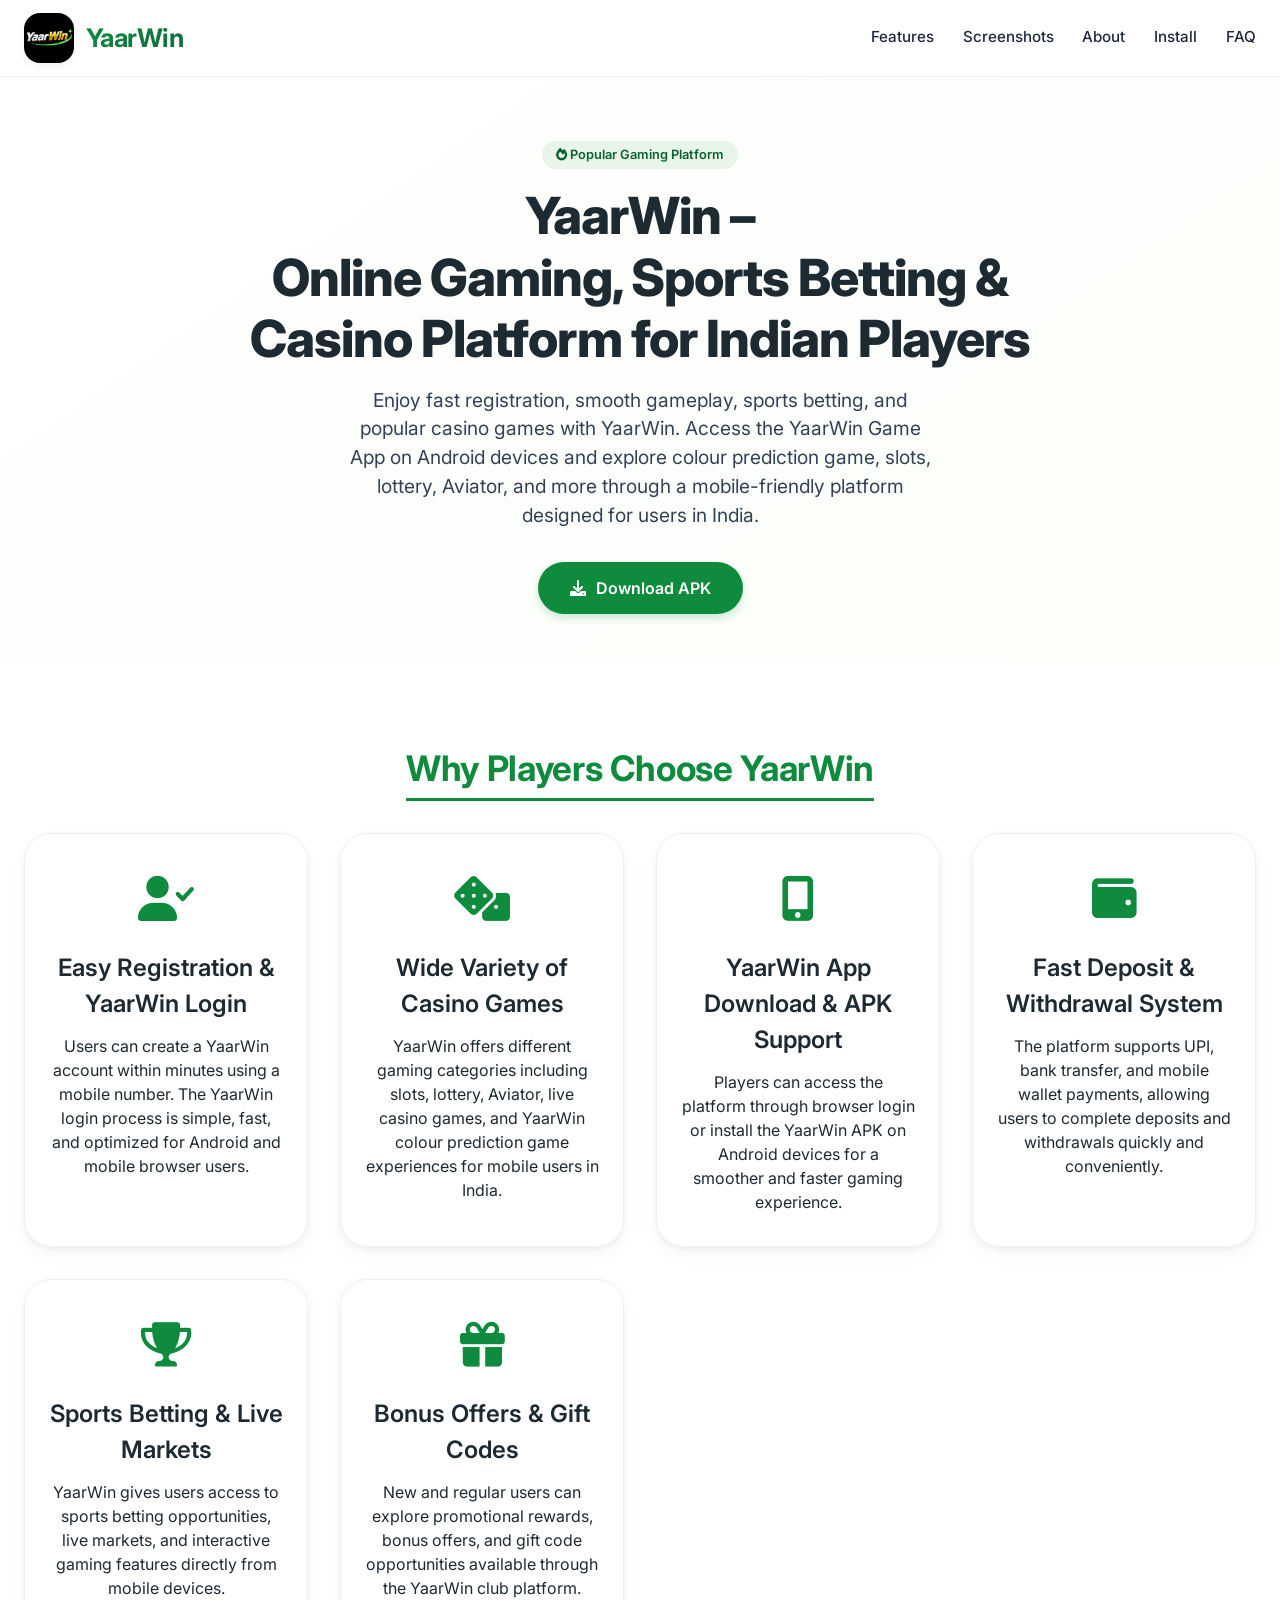
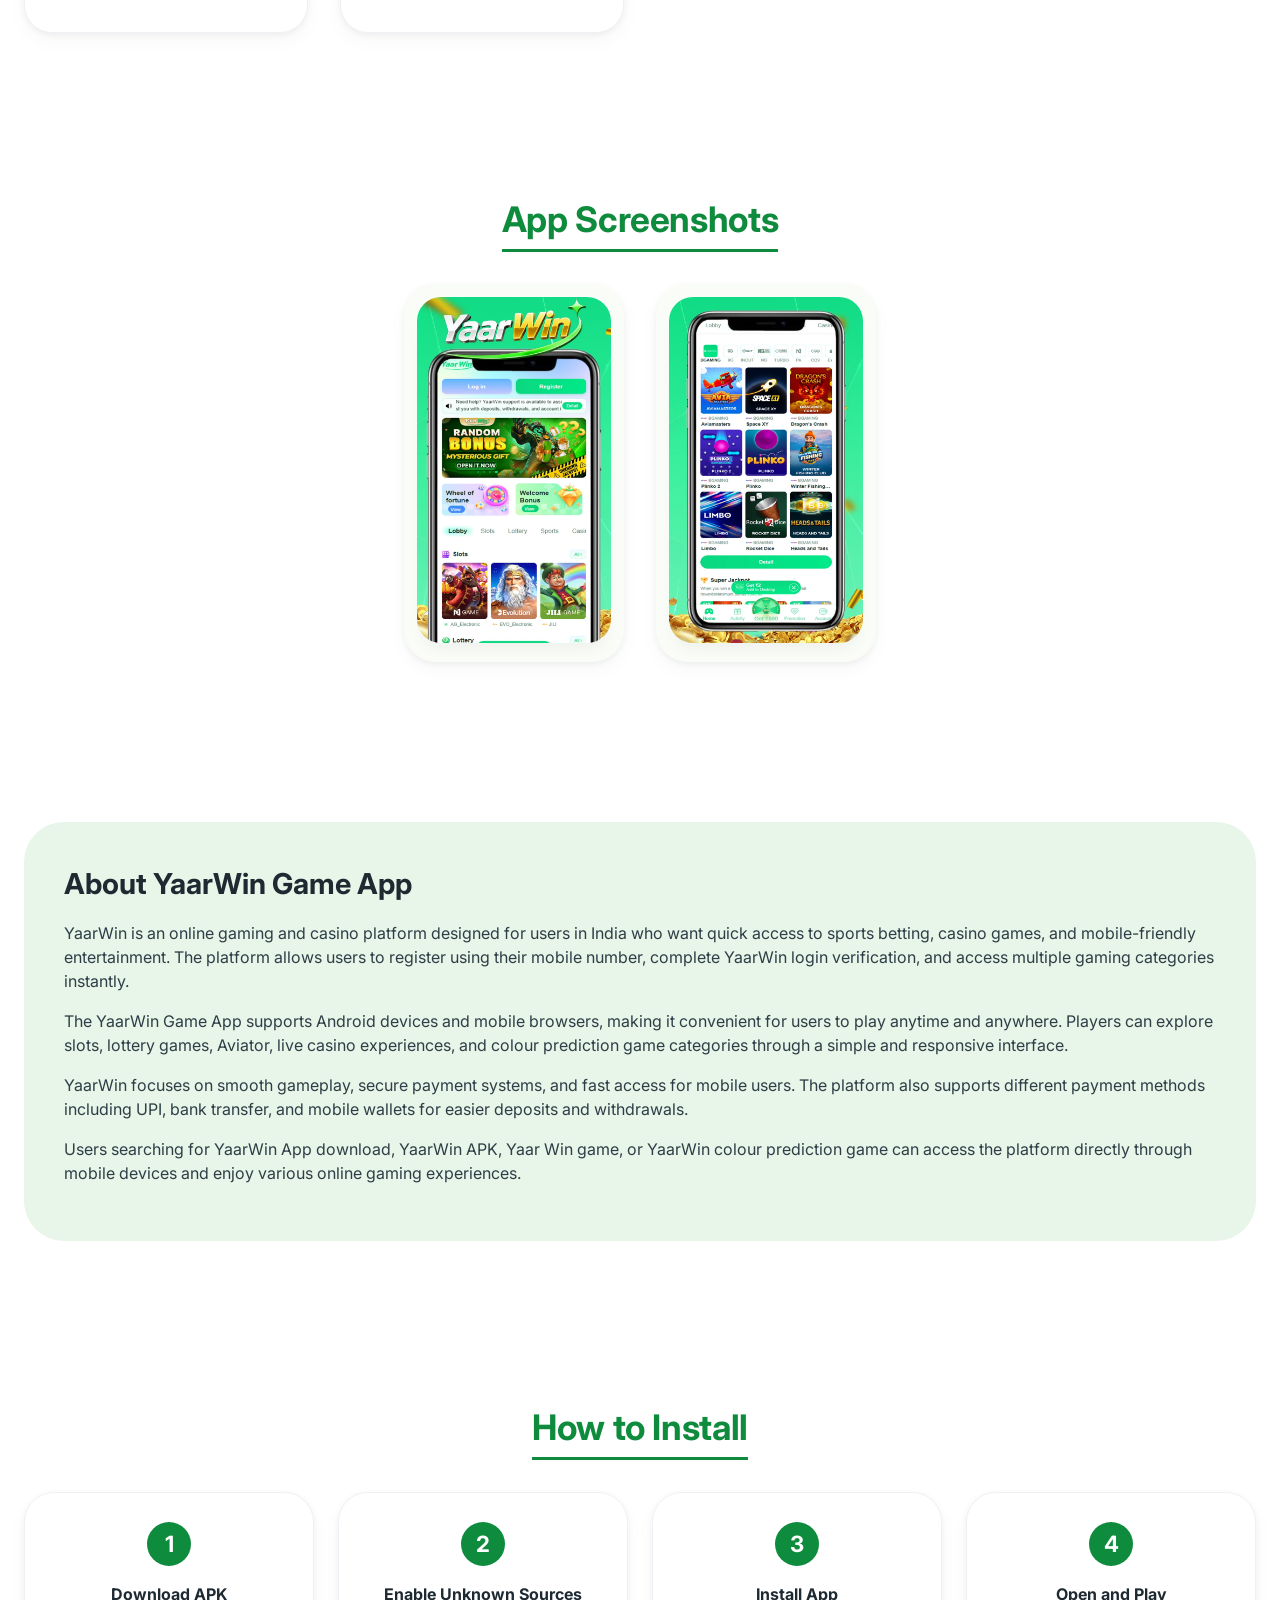
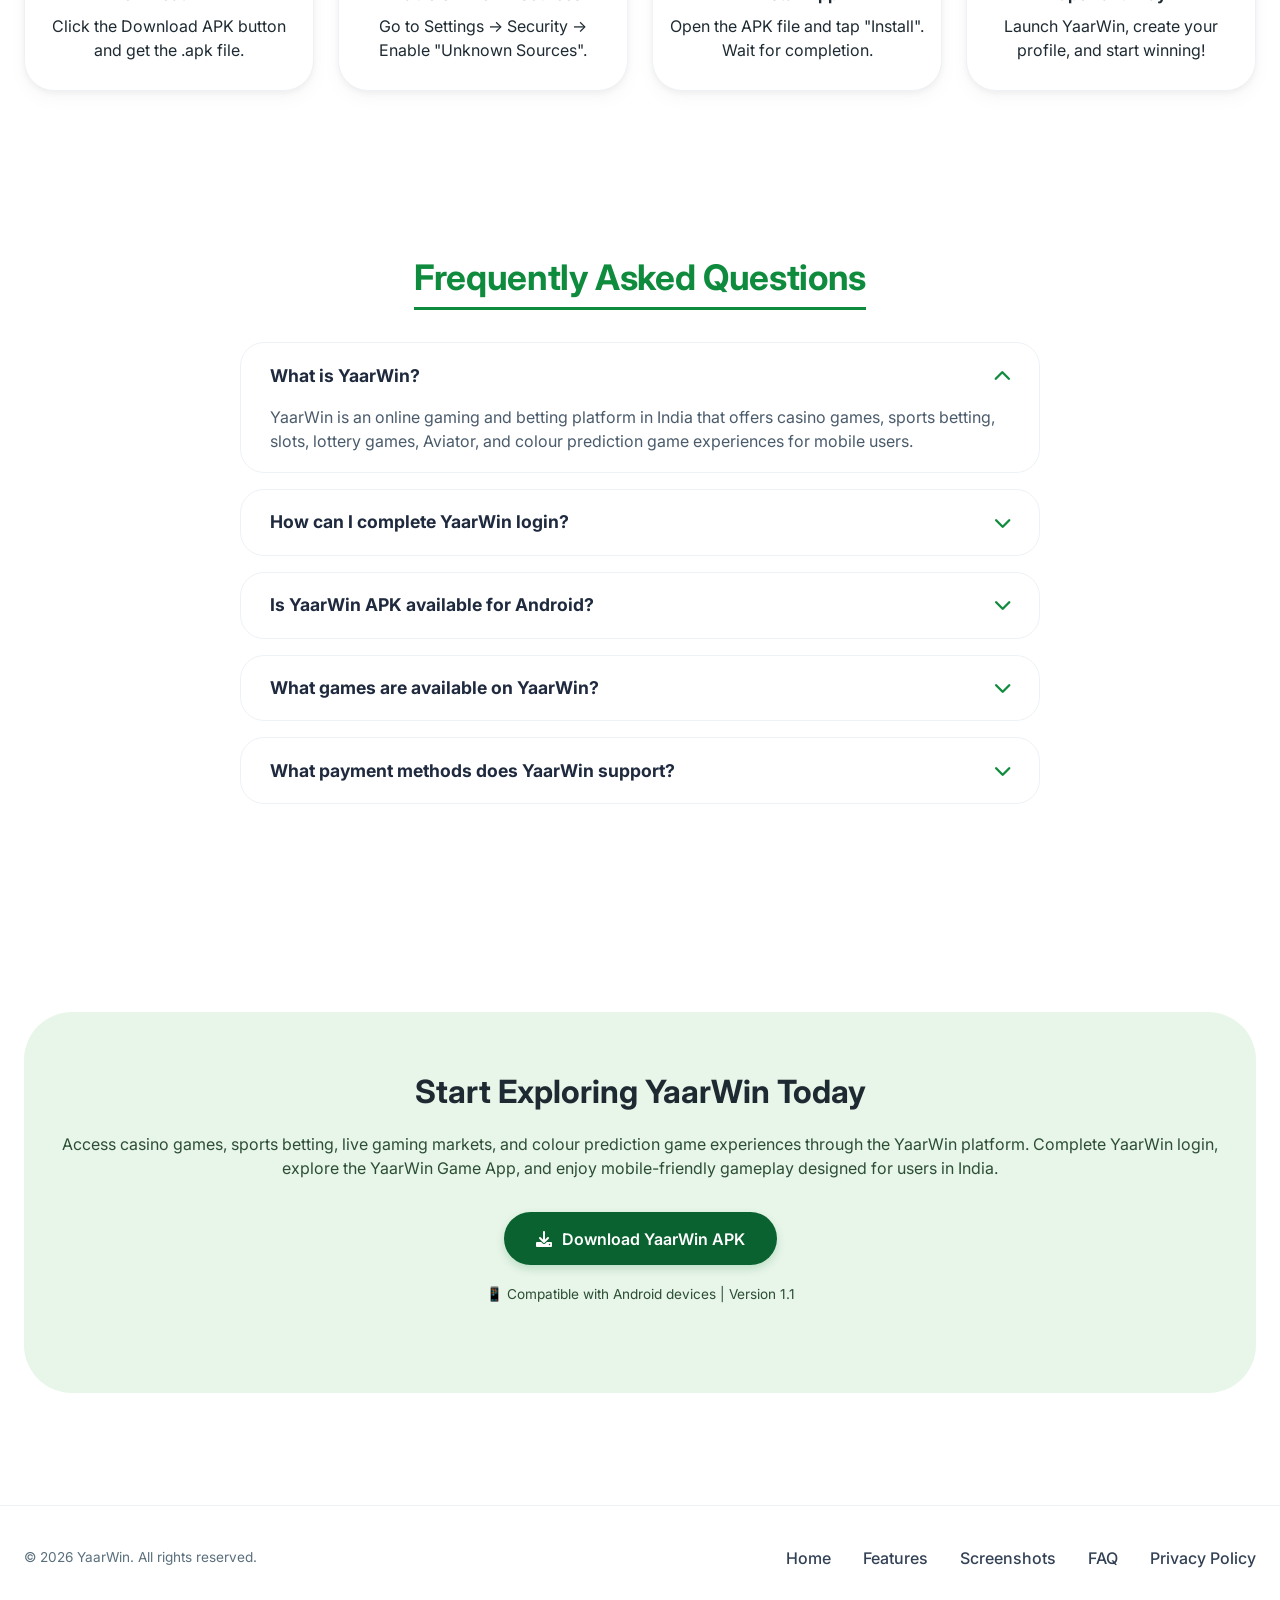
<file: index.html>
<!DOCTYPE html>
<html lang="en">

<head>
    <meta charset="UTF-8">
    <meta name="viewport" content="width=device-width, initial-scale=1.0, viewport-fit=cover">
    <title>YaarWin – Yaar Win App Download, Casino Games & Sports Betting in India</title>
    <meta name="description"
        content="YaarWin is an online gaming and casino platform for Indian users featuring sports betting, slots, lottery, Aviator, and colour prediction game experiences. Access Yaar Win App download, YaarWin APK, fast login, secure payments, and mobile-friendly gameplay.">
    <meta name="author" content="YaarWin">
    <meta property="og:title" content="YaarWin - Connect & Play">
    <meta property="og:description" content="Download YaarWin APK and join the ultimate social gaming experience.">
    <meta property="og:type" content="website">
    <meta name="twitter:card" content="summary_large_image">
    <link rel="stylesheet" href="styles.css" />
    <link rel="preconnect" href="https://fonts.googleapis.com">
    <link rel="preconnect" href="https://fonts.gstatic.com" crossorigin>
    <link
        href="https://fonts.googleapis.com/css2?family=Inter:opsz,wght@14..32,300;14..32,400;14..32,500;14..32,600;14..32,700&display=swap"
        rel="stylesheet">
    <link rel="stylesheet" href="https://cdnjs.cloudflare.com/ajax/libs/font-awesome/6.0.0-beta3/css/all.min.css">
    <link rel="icon" type="image/png" href="images/Yaar-win-512.webp">
</head>

<body>
    <nav class="navbar">
        <div class="container nav-container">
            <div class="logo-area">
                <!-- App icon image placeholder: replace "src" with your actual app icon path -->
                <div class="app-icon-placeholder">
                    <img src="images/yaarwin-icon.webp" alt="YaarWin App Icon">
                </div>
                <span class="logo-text">YaarWin</span>
            </div>
            <div class="nav-links">
                <a href="#features">Features</a>
                <a href="#screenshots">Screenshots</a>
                <a href="#about">About</a>
                <a href="#install">Install</a>
                <a href="#faq">FAQ</a>
                <!-- <a href="#download-cta" class="btn-outline-nav"><i class="fas fa-download"></i> APK</a> -->
            </div>
        </div>
    </nav>

    <main>
        <!-- Hero Section - removed image placeholder, full width text for better mobile spacing -->
        <section class="hero" id="hero">
            <div class="container hero-grid">
                <div class="hero-content">
                    <div class="hero-badge"><i class="fas fa-fire"></i> Popular Gaming Platform</div>
                    <h1>YaarWin – <br>Online Gaming, Sports Betting & Casino Platform for Indian Players</h1>
                    <p class="hero-tagline">Enjoy fast registration, smooth gameplay, sports betting, and popular casino
                        games with YaarWin. Access the YaarWin Game App on Android devices and explore colour prediction
                        game, slots, lottery, Aviator, and more through a mobile-friendly platform designed for users in
                        India.</p>
                    <div class="cta-group">
                        <a href="https://github.com/anishsaven-dev/yaarwin/releases/download/v1.1/yaarwin.apk" class="btn-primary" id="heroDownloadBtn"><i class="fas fa-download"></i> Download
                            APK</a>
                        <!-- <a href="#how-to-install" class="btn-secondary"><i class="fas fa-play-circle"></i> How to install</a> -->
                    </div>
                </div>
            </div>
        </section>

        <!-- Features Section -->
        <section id="features">
            <div class="container">
                <div class="section-title"><span>Why Players Choose YaarWin</span></div>
                <div class="features-grid">
                    <div class="feature-card">
                        <div class="feature-icon"><i class="fas fa-user-check"></i></div>
                        <h3>Easy Registration & YaarWin Login</h3>
                        <p>Users can create a YaarWin account within minutes using a mobile number. The YaarWin login
                            process is simple, fast, and optimized for Android and mobile browser users.</p>
                    </div>
                    <div class="feature-card">
                        <div class="feature-icon"><i class="fas fa-dice"></i></div>
                        <h3>Wide Variety of Casino Games</h3>
                        <p>YaarWin offers different gaming categories including slots, lottery, Aviator, live casino
                            games, and YaarWin colour prediction game experiences for mobile users in India.</p>
                    </div>
                    <div class="feature-card">
                        <div class="feature-icon"><i class="fas fa-mobile-alt"></i></div>
                        <h3>YaarWin App Download & APK Support</h3>
                        <p>Players can access the platform through browser login or install the YaarWin APK on Android
                            devices for a smoother and faster gaming experience.</p>
                    </div>
                    <div class="feature-card">
                        <div class="feature-icon"><i class="fas fa-wallet"></i></div>
                        <h3>Fast Deposit & Withdrawal System</h3>
                        <p>The platform supports UPI, bank transfer, and mobile wallet payments, allowing users to
                            complete deposits and withdrawals quickly and conveniently.</p>
                    </div>
                    <div class="feature-card">
                        <div class="feature-icon"><i class="fas fa-trophy"></i></div>
                        <h3>Sports Betting & Live Markets</h3>
                        <p>YaarWin gives users access to sports betting opportunities, live markets, and interactive
                            gaming features directly from mobile devices.</p>
                    </div>
                    <div class="feature-card">
                        <div class="feature-icon"><i class="fas fa-gift"></i></div>
                        <h3>Bonus Offers & Gift Codes</h3>
                        <p>New and regular users can explore promotional rewards, bonus offers, and gift code
                            opportunities available through the YaarWin club platform.</p>
                    </div>
                </div>
            </div>
        </section>

        <!-- Screenshots Section -->
        <section id="screenshots">
            <div class="container">
                <div class="section-title"><span>App Screenshots</span></div>
                <div class="screenshots-grid">
                    <div class="screenshot-item">
                        <img src="images/yaarwin-ss1.webp" alt="Screenshot 1 placeholder">
                        <!-- <p>Home Dashboard</p> -->
                    </div>
                    <div class="screenshot-item">
                        <img src="images/yaarwin-ss2.webp" alt="Screenshot 2 placeholder">
                        <!-- <p>Multiplayer Games</p> -->
                    </div>
                </div>
            </div>
        </section>

        <!-- About the App Section -->
        <section id="about">
            <div class="container">
                <div class="about-wrap">
                    <div class="about-text">
                        <h3>About YaarWin Game App</h3>
                        <p>YaarWin is an online gaming and casino platform designed for users in India who want quick
                            access to sports betting, casino games, and mobile-friendly entertainment. The platform
                            allows users to register using their mobile number, complete YaarWin login verification, and
                            access multiple gaming categories instantly.</p>

                        <p>The YaarWin Game App supports Android devices and mobile browsers, making it convenient for
                            users to play anytime and anywhere. Players can explore slots, lottery games, Aviator, live
                            casino experiences, and colour prediction game categories through a simple and responsive
                            interface.</p>

                        <p>YaarWin focuses on smooth gameplay, secure payment systems, and fast access for mobile
                            users. The platform also supports different payment methods including UPI, bank transfer,
                            and mobile wallets for easier deposits and withdrawals.</p>

                        <p>Users searching for YaarWin App download, YaarWin APK, Yaar Win game, or YaarWin colour
                            prediction game can access the platform directly through mobile devices and enjoy various
                            online gaming experiences.</p>
                        <!-- <i class="fas fa-users"
                            style="color: var(--green-primary); margin-top: 0.5rem; display: inline-block;"></i> <span
                            style="font-weight: 500;"> Growing community every day</span> -->
                    </div>
                    <!-- <div class="about-icon">
                    <i class="fas fa-mobile-alt" style="font-size: 5rem; color: var(--green-primary); opacity: 0.7;"></i>
                </div> -->
                </div>
            </div>
        </section>

        <!-- How to Install Section (Steps) -->
        <section id="install">
            <div class="container">
                <div class="section-title"><span>How to Install</span></div>
                <div class="steps">
                    <div class="step">
                        <div class="step-number">1</div>
                        <h4>Download APK</h4>
                        <p>Click the Download APK button and get the .apk file.</p>
                    </div>
                    <div class="step">
                        <div class="step-number">2</div>
                        <h4>Enable Unknown Sources</h4>
                        <p>Go to Settings → Security → Enable "Unknown Sources".</p>
                    </div>
                    <div class="step">
                        <div class="step-number">3</div>
                        <h4>Install App</h4>
                        <p>Open the APK file and tap "Install". Wait for completion.</p>
                    </div>
                    <div class="step">
                        <div class="step-number">4</div>
                        <h4>Open and Play</h4>
                        <p>Launch YaarWin, create your profile, and start winning!</p>
                    </div>
                </div>
            </div>
        </section>

        <!-- FAQ Section -->
        <section id="faq">
            <div class="container">
                <div class="section-title"><span>Frequently Asked Questions</span></div>
                <div class="faq-list">
                    <div class="faq-item">
                        <div class="faq-question">What is YaarWin? <i class="fas fa-chevron-down"></i></div>
                        <div class="faq-answer">YaarWin is an online gaming and betting platform in India that offers
                            casino games, sports betting, slots, lottery games, Aviator, and colour prediction game
                            experiences for mobile users.</div>
                    </div>
                    <div class="faq-item">
                        <div class="faq-question">How can I complete YaarWin login? <i class="fas fa-chevron-down"></i>
                        </div>
                        <div class="faq-answer">Users can complete YaarWin login by registering with a mobile number
                            through the official platform and verifying account details directly from mobile devices or
                            browsers.</div>
                    </div>
                    <div class="faq-item">
                        <div class="faq-question">Is YaarWin APK available for Android? <i
                                class="fas fa-chevron-down"></i></div>
                        <div class="faq-answer">Yes. Users can access YaarWin APK and install the YaarWin Game App on
                            Android devices for a smoother mobile gaming experience.</div>
                    </div>
                    <div class="faq-item">
                        <div class="faq-question">What games are available on YaarWin? <i
                                class="fas fa-chevron-down"></i></div>
                        <div class="faq-answer">YaarWin offers slots, lottery games, live casino games, sports betting,
                            Aviator, and YaarWin colour prediction game categories.</div>
                    </div>
                    <div class="faq-item">
                        <div class="faq-question">What payment methods does YaarWin support? <i
                                class="fas fa-chevron-down"></i></div>
                        <div class="faq-answer">The platform supports UPI payments, bank transfers, and mobile wallet
                            options for deposits and withdrawals.</div>
                    </div>
                </div>
            </div>
        </section>

        <!-- Download / CTA Section -->
        <section id="download-cta">
            <div class="container">
                <div class="cta-section">
                    <h2>Start Exploring YaarWin Today</h2>
                    <p>Access casino games, sports betting, live gaming markets, and colour prediction game experiences
                        through the YaarWin platform. Complete YaarWin login, explore the YaarWin Game App, and enjoy
                        mobile-friendly gameplay designed for users in India.</p>
                    <a href="https://github.com/anishsaven-dev/yaarwin/releases/download/v1.1/yaarwin.apk" class="btn-primary" id="ctaDownloadBtn" style="background: var(--green-dark);"><i
                            class="fas fa-download"></i> Download YaarWin APK</a>
                    <p style="margin-top: 1.2rem; font-size: 0.85rem;">📱 Compatible with Android devices | Version 1.1
                    </p>
                </div>
            </div>
        </section>
    </main>

    <footer>
        <div class="container footer-content">
            <div class="copyright">
                &copy; 2025 YaarWin. All rights reserved.
            </div>
            <div class="footer-nav">
                <a href="#hero">Home</a>
                <a href="#features">Features</a>
                <a href="#screenshots">Screenshots</a>
                <a href="#faq">FAQ</a>
                <!-- Privacy policy placeholder: replace href with your actual privacy policy URL -->
                <a href="https://yaarwin-privacy-policy.pages.dev" target="_blank" rel="noopener noreferrer">Privacy
                    Policy</a>
            </div>
        </div>
    </footer>

    <script>
        // FAQ toggle functionality
        const faqItems = document.querySelectorAll('.faq-item');
        faqItems.forEach(item => {
            const questionDiv = item.querySelector('.faq-question');
            questionDiv.addEventListener('click', () => {
                const isActive = item.classList.contains('active');
                faqItems.forEach(i => i.classList.remove('active'));
                if (!isActive) item.classList.add('active');
            });
        });
        if (faqItems.length) faqItems[0].classList.add('active');

        // Download APK placeholder (replace dummyDownloadUrl with actual APK link)
        const dummyDownloadUrl = "https://github.com/anishsaven-dev/yaarwin/releases/download/v1.1/yaarwin.apk";
        const allDownloadBtns = document.querySelectorAll('#heroDownloadBtn, #ctaDownloadBtn, .btn-outline-nav');
        allDownloadBtns.forEach(btn => {
            btn.addEventListener('click', (e) => {
                e.preventDefault();
                // Replace with actual APK download link when ready
                window.open(dummyDownloadUrl, '_blank');
            });
        });

        // Privacy policy placeholder link
        const privacyLink = document.getElementById('privacyPolicyLink');
        if (privacyLink) {
            privacyLink.addEventListener('click', (e) => {
                e.preventDefault();
                alert('Privacy policy link placeholder: Replace href with your real privacy policy URL.');
            });
        }

        // Update copyright year dynamically
        const copyrightSpan = document.querySelector('.copyright');
        if (copyrightSpan) {
            copyrightSpan.innerHTML = `&copy; ${new Date().getFullYear()} YaarWin. All rights reserved.`;
        }

        // Smooth scroll for anchor links
        document.querySelectorAll('a[href^="#"]:not([href="#"])').forEach(anchor => {
            anchor.addEventListener('click', function (e) {
                const targetId = this.getAttribute('href');
                if (targetId === "#" || targetId === "") return;
                const targetElement = document.querySelector(targetId);
                if (targetElement) {
                    e.preventDefault();
                    targetElement.scrollIntoView({ behavior: 'smooth', block: 'start' });
                }
            });
        });
    </script>
</body>

</html>
</file>
<file: styles.css>
* {
    margin: 0;
    padding: 0;
    box-sizing: border-box;
}

body {
    font-family: 'Inter', sans-serif;
    background-color: #ffffff;
    color: #1e2a32;
    line-height: 1.5;
    scroll-behavior: smooth;
}

/* green touch variables */
:root {
    --green-primary: #0f8b3e;
    --green-light: #e8f5e9;
    --green-dark: #0a6230;
    --green-soft: #d9f0e3;
    --gray-100: #f8fafc;
    --gray-200: #eef2f6;
    --gray-700: #334155;
    --shadow-sm: 0 8px 20px rgba(0, 0, 0, 0.03), 0 2px 6px rgba(0, 0, 0, 0.05);
    --shadow-md: 0 12px 28px rgba(0, 0, 0, 0.05), 0 0 1px rgba(0, 0, 0, 0.05);
    --shadow-hover: 0 20px 30px -12px rgba(15, 139, 62, 0.15);
}

.container {
    max-width: 1280px;
    margin: 0 auto;
    padding: 0 1.5rem;
}

/* Navigation */
.navbar {
    position: sticky;
    top: 0;
    background: rgba(255, 255, 255, 0.96);
    backdrop-filter: blur(8px);
    z-index: 100;
    border-bottom: 1px solid var(--gray-200);
    padding: 0.8rem 0;
}

.nav-container {
    display: flex;
    align-items: center;
    justify-content: space-between;
    flex-wrap: wrap;
    gap: 1rem;
}

.logo-area {
    display: flex;
    align-items: center;
    gap: 12px;
}

.app-icon-placeholder {
    width: 50px;
    height: 50px;
    display: flex;
    align-items: center;
    justify-content: center;
    /* background: var(--green-primary); */
    background: black;
    border-radius: 16px;
    box-shadow: 0 4px 8px rgba(0, 0, 0, 0.05);
    overflow: hidden;
}

.app-icon-placeholder img {
    width: 100%;
    height: 100%;
    object-fit: cover;
}

.logo-text {
    font-size: 1.6rem;
    font-weight: 700;
    letter-spacing: -0.02em;
    background: linear-gradient(135deg, var(--green-primary) 0%, #136b3e 100%);
    background-clip: text;
    -webkit-background-clip: text;
    color: transparent;
}

.nav-links {
    display: flex;
    gap: 1.8rem;
    align-items: center;
    flex-wrap: wrap;
}

.nav-links a {
    text-decoration: none;
    font-weight: 500;
    color: #1f2a3e;
    transition: 0.2s;
    font-size: 0.95rem;
}

.nav-links a:hover {
    color: var(--green-primary);
}

.btn-outline-nav {
    background: transparent;
    border: 1.5px solid var(--green-primary);
    padding: 0.5rem 1rem;
    border-radius: 40px;
    color: var(--green-primary);
    font-weight: 600;
    transition: 0.2s;
}

.btn-outline-nav:hover {
    background: var(--green-primary);
    color: white;
}

/* Buttons */
.btn-primary {
    display: inline-flex;
    align-items: center;
    gap: 10px;
    background: var(--green-primary);
    color: white;
    font-weight: 600;
    padding: 0.9rem 2rem;
    border-radius: 60px;
    text-decoration: none;
    transition: all 0.25s ease;
    border: none;
    cursor: pointer;
    font-size: 1rem;
    box-shadow: 0 4px 8px rgba(15, 139, 62, 0.2);
}

.btn-primary:hover {
    background: var(--green-dark);
    transform: translateY(-2px);
    box-shadow: 0 12px 20px -12px var(--green-primary);
}

.btn-secondary {
    background: white;
    border: 1.5px solid var(--green-primary);
    color: var(--green-primary);
    padding: 0.8rem 1.8rem;
    border-radius: 60px;
    font-weight: 600;
    text-decoration: none;
    transition: 0.2s;
}

.btn-secondary:hover {
    background: var(--green-light);
    transform: translateY(-2px);
}

/* Section spacing */
section {
    padding: 5rem 0;
}

.section-title {
    font-size: 2.2rem;
    font-weight: 700;
    margin-bottom: 2rem;
    text-align: center;
    letter-spacing: -0.01em;
    color: #0c1e28;
}

.section-title span {
    color: var(--green-primary);
    border-bottom: 3px solid var(--green-primary);
    display: inline-block;
    padding-bottom: 0.2rem;
}

/* Hero - without image placeholder, full width text */
.hero {
    padding: 4rem 0 3rem 0;
    background: linear-gradient(145deg, #ffffff 0%, #fbfef9 100%);
}

.hero-grid {
    display: flex;
    flex-direction: column;
    align-items: center;
    text-align: center;
}

.hero-content {
    max-width: 800px;
    margin: 0 auto;
}

.hero-badge {
    background: var(--green-light);
    color: var(--green-dark);
    font-size: 0.8rem;
    font-weight: 600;
    padding: 0.3rem 0.9rem;
    border-radius: 40px;
    display: inline-block;
    margin-bottom: 1rem;
}

.hero-content h1 {
    font-size: 3.2rem;
    font-weight: 800;
    line-height: 1.2;
    margin-bottom: 1rem;
    letter-spacing: -0.02em;
}

.hero-tagline {
    font-size: 1.2rem;
    color: var(--gray-700);
    margin-bottom: 2rem;
    max-width: 600px;
    margin-left: auto;
    margin-right: auto;
}

.cta-group {
    display: flex;
    gap: 1rem;
    flex-wrap: wrap;
    justify-content: center;
}

/* Feature cards */
.features-grid {
    display: grid;
    grid-template-columns: repeat(auto-fit, minmax(280px, 1fr));
    gap: 2rem;
    margin-top: 1rem;
}

.feature-card {
    background: white;
    border-radius: 28px;
    padding: 2rem 1.5rem;
    text-align: center;
    transition: 0.2s;
    border: 1px solid var(--gray-200);
    box-shadow: var(--shadow-sm);
}

.feature-card:hover {
    transform: translateY(-5px);
    border-color: var(--green-soft);
    box-shadow: var(--shadow-hover);
}

.feature-icon {
    font-size: 2.8rem;
    color: var(--green-primary);
    margin-bottom: 1rem;
}

.feature-card h3 {
    font-size: 1.5rem;
    margin-bottom: 0.8rem;
    font-weight: 600;
}

/* Screenshots */
.screenshots-grid {
    display: flex;
    flex-wrap: wrap;
    justify-content: center;
    gap: 2rem;
}

.screenshot-item {
    background: #fafdf7;
    border-radius: 32px;
    padding: 0.8rem;
    box-shadow: var(--shadow-sm);
    transition: 0.2s;
    width: 220px;
    text-align: center;
}

.screenshot-item img {
    width: 100%;
    border-radius: 24px;
    box-shadow: 0 10px 15px -5px rgba(0, 0, 0, 0.05);
    background: #eef2f0;
}

.screenshot-item p {
    margin-top: 0.8rem;
    font-size: 0.85rem;
    font-weight: 500;
    color: #2c5a3b;
}

/* About section */
.about-wrap {
    display: flex;
    gap: 3rem;
    flex-wrap: wrap;
    align-items: center;
    background: var(--green-light);
    border-radius: 40px;
    padding: 2.5rem;
}

.about-text {
    flex: 1.5;
}

.about-text h3 {
    font-size: 1.8rem;
    margin-bottom: 1rem;
    font-weight: 700;
}

.about-text p {
    margin-bottom: 1rem;
    color: #2d3e46;
}

.about-icon {
    flex: 0.8;
    text-align: center;
}

/* Install Steps */
.steps {
    display: flex;
    flex-wrap: wrap;
    justify-content: center;
    gap: 1.5rem;
    margin-top: 2rem;
}

.step {
    background: white;
    border-radius: 30px;
    padding: 1.8rem 1rem;
    flex: 1;
    min-width: 180px;
    text-align: center;
    border: 1px solid var(--gray-200);
    box-shadow: var(--shadow-sm);
}

.step-number {
    background: var(--green-primary);
    width: 44px;
    height: 44px;
    display: flex;
    align-items: center;
    justify-content: center;
    border-radius: 60px;
    color: white;
    font-weight: bold;
    font-size: 1.4rem;
    margin: 0 auto 1rem auto;
}

.step h4 {
    font-weight: 700;
    margin-bottom: 0.5rem;
}

/* FAQ */
.faq-list {
    max-width: 800px;
    margin: 0 auto;
}

.faq-item {
    background: white;
    border-radius: 24px;
    margin-bottom: 1rem;
    padding: 1.2rem 1.8rem;
    border: 1px solid var(--gray-200);
    transition: 0.2s;
}

.faq-question {
    font-weight: 700;
    font-size: 1.1rem;
    display: flex;
    justify-content: space-between;
    align-items: center;
    cursor: pointer;
    color: #1f2a3e;
}

.faq-question i {
    color: var(--green-primary);
    transition: 0.2s;
}

.faq-answer {
    max-height: 0;
    overflow: hidden;
    transition: max-height 0.3s ease-out;
    color: #4a5b6b;
    margin-top: 0;
}

.faq-item.active .faq-answer {
    max-height: 300px;
    margin-top: 1rem;
}

.faq-item.active .faq-question i {
    transform: rotate(180deg);
}

/* CTA section */
.cta-section {
    background: var(--green-light);
    border-radius: 48px;
    text-align: center;
    padding: 3.5rem 2rem;
    margin: 2rem 0;
}

.cta-section h2 {
    font-size: 2rem;
    margin-bottom: 1rem;
}

.cta-section p {
    margin-bottom: 2rem;
    color: #2b4e35;
}

/* Footer */
footer {
    border-top: 1px solid var(--gray-200);
    padding: 2.5rem 0 2rem;
    background: white;
}

.footer-content {
    display: flex;
    flex-wrap: wrap;
    justify-content: space-between;
    gap: 2rem;
    align-items: center;
}

.footer-nav {
    display: flex;
    gap: 2rem;
    flex-wrap: wrap;
}

.footer-nav a {
    text-decoration: none;
    color: var(--gray-700);
    font-weight: 500;
    transition: 0.2s;
}

.footer-nav a:hover {
    color: var(--green-primary);
}

.copyright {
    color: #5a6f7c;
    font-size: 0.85rem;
}

/* Responsive */
@media (max-width: 768px) {
    .container {
        padding: 0 1.2rem;
    }

    .hero-content h1 {
        font-size: 2.3rem;
    }

    .section-title {
        font-size: 1.8rem;
    }

    .nav-links {
        gap: 1rem;
    }

    .about-wrap {
        padding: 1.8rem;
    }

    .hero {
        padding: 2.5rem 0 2rem;
    }

    .hero-tagline {
        font-size: 1rem;
    }

    .btn-primary,
    .btn-secondary {
        padding: 0.7rem 1.5rem;
        font-size: 0.9rem;
    }

    .cta-group {
        gap: 0.8rem;
    }
}

@media (max-width: 480px) {
    .hero-content h1 {
        font-size: 1.9rem;
    }

    .nav-container {
        flex-direction: column;
        align-items: center;
    }

    .logo-area {
        margin-bottom: 0.2rem;
    }

    .nav-links {
        justify-content: center;
    }
}
</file>
